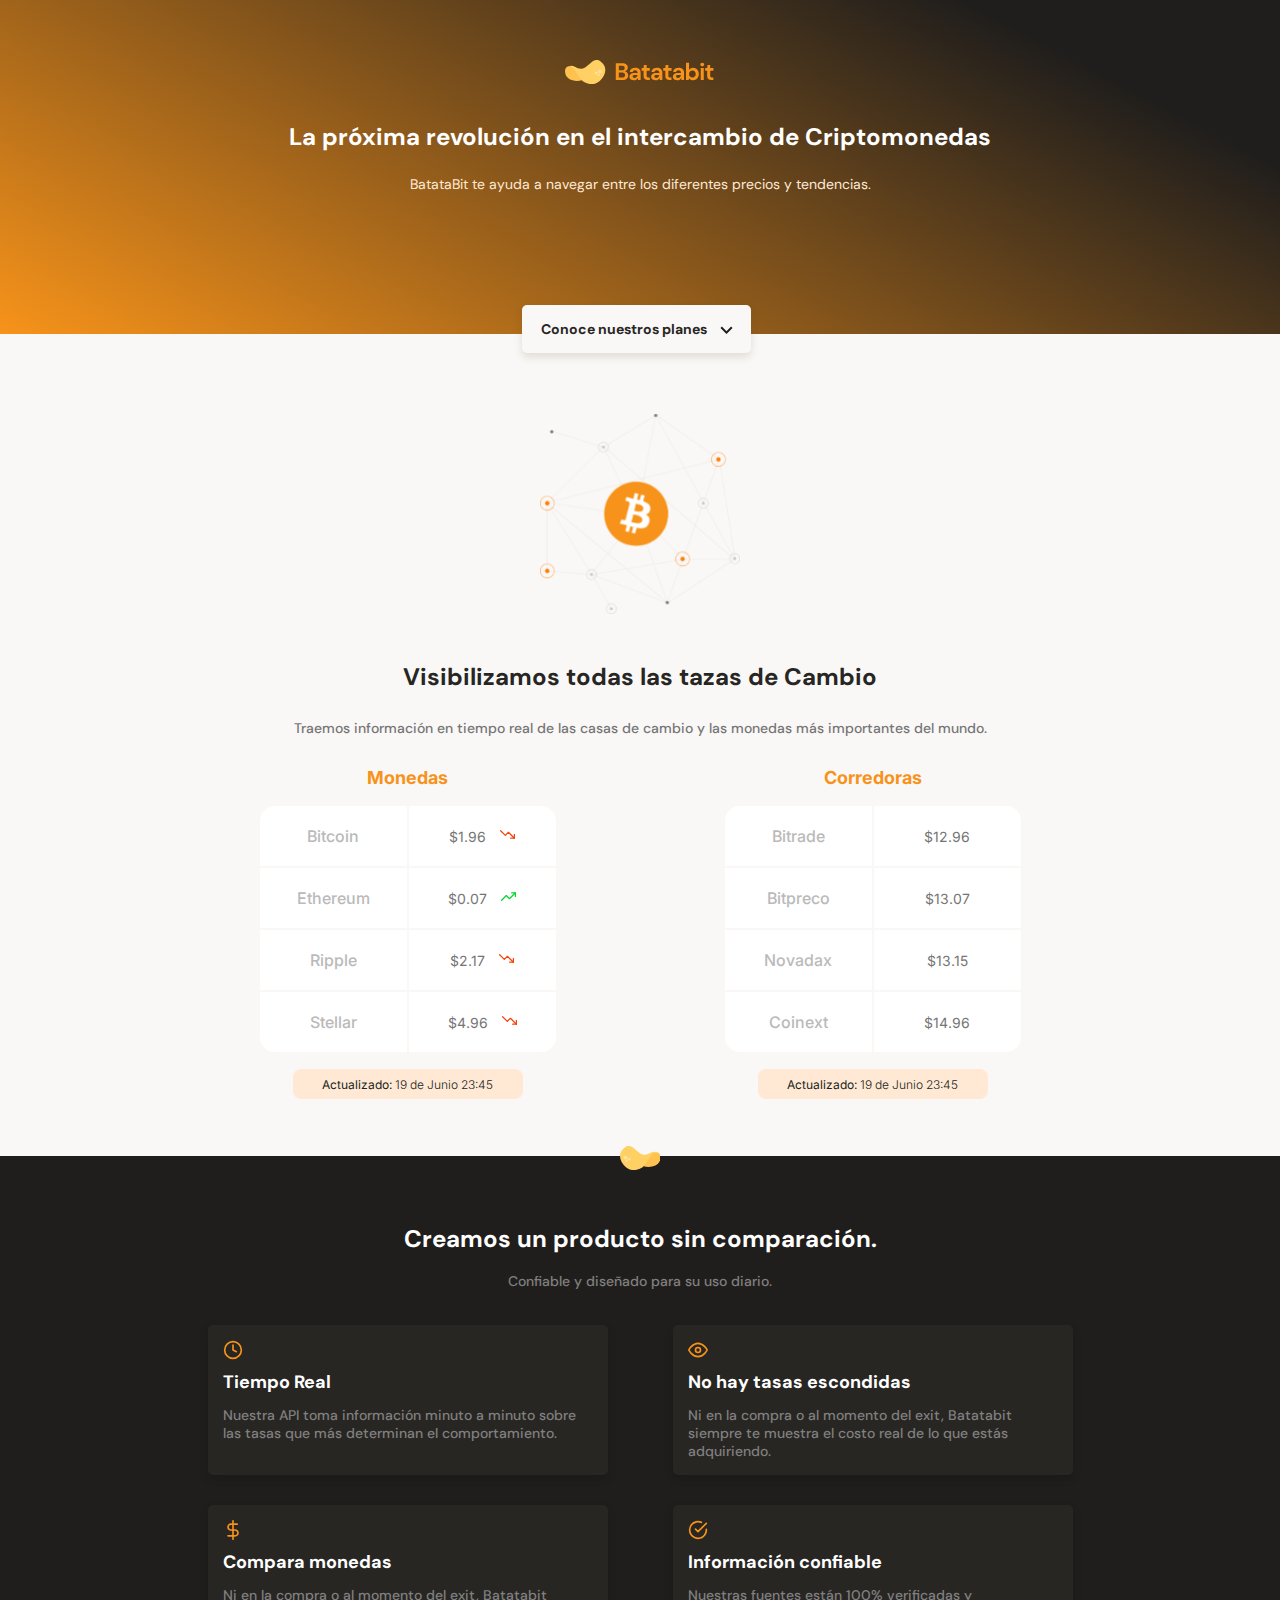
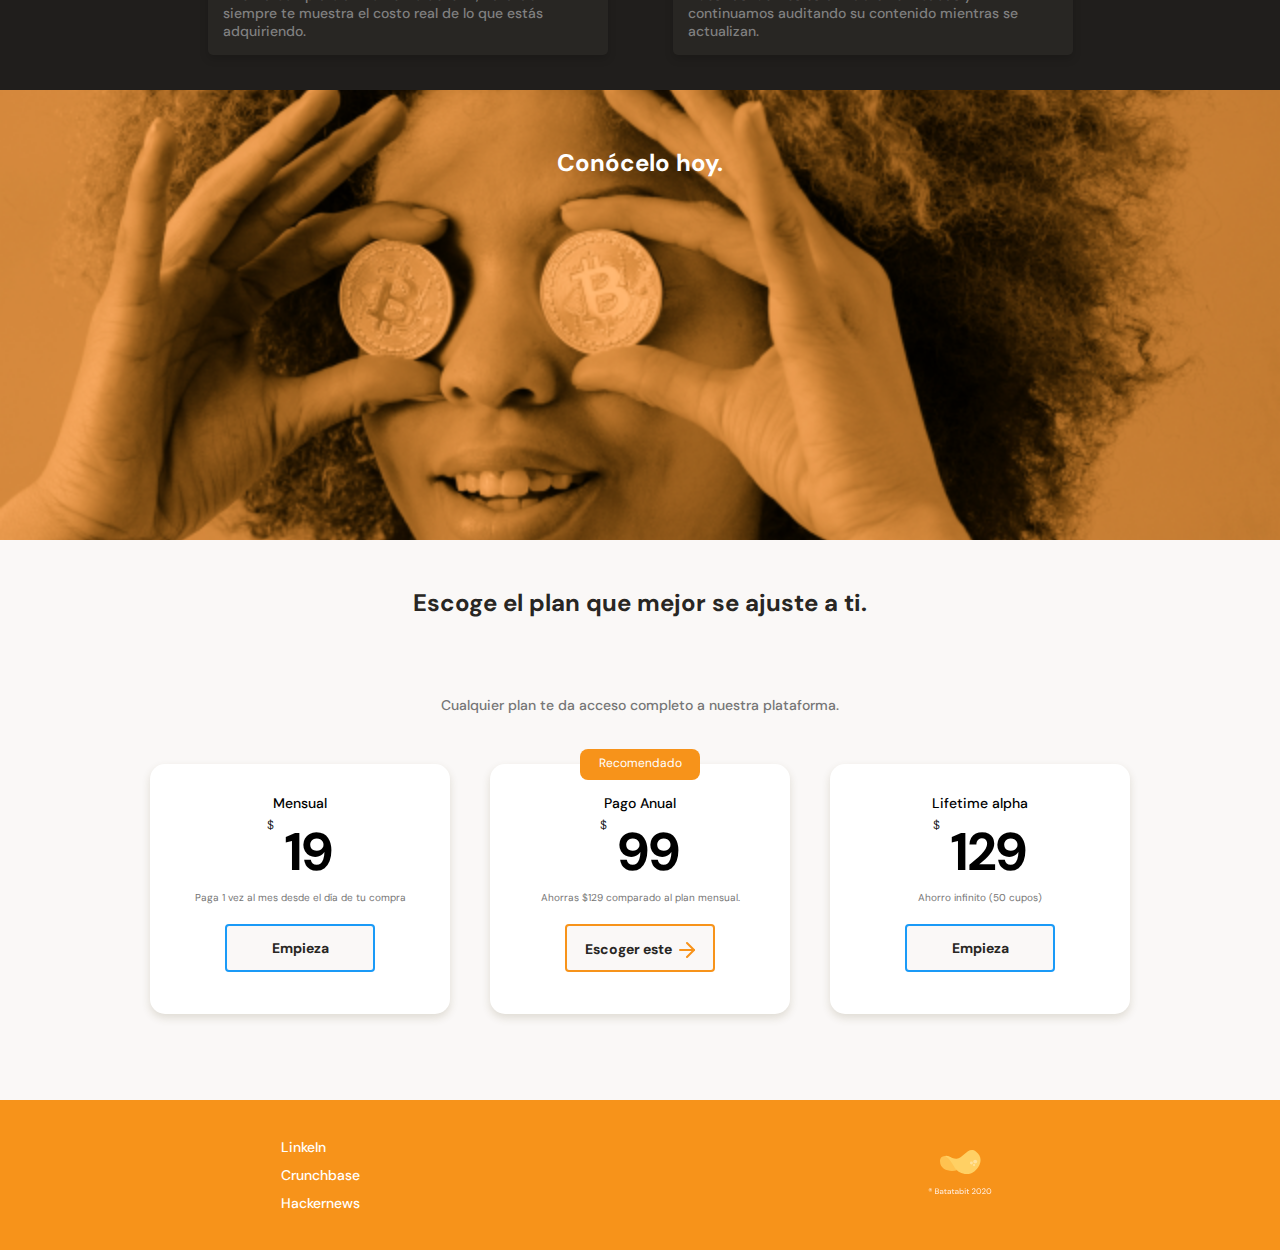
<file: index.html>
<!DOCTYPE html>
<html lang="en">
<head>
    <meta charset="UTF-8">
    <meta http-equiv="X-UA-Compatible" content="IE=edge">
    <meta name="viewport" content="width=device-width, initial-scale=1.0">
    <title>BatataBit</title>
    <link rel="stylesheet" href="./styles.css">
    <link rel="preconnect" href="https://fonts.googleapis.com">
    <link rel="preconnect" href="https://fonts.gstatic.com" crossorigin>
    <link rel="stylesheet" href="./styles.css">
    <link href="https://fonts.googleapis.com/css2?family=DM+Sans:wght@400;500;700&family=Inter:wght@300;500&display=swap" rel="stylesheet">
    <link rel="stylesheet" href="./css/tablet.css" media= "(min-width: 930px)">
    <link rel="icon" href="./assets/icons/batata.svg">
</head>
<body>
    <header>
        <img src="./assets/img/logo.svg" alt="">
        <div class= "header--title-container">
            <h1>La próxima revolución en el intercambio de Criptomonedas</h1>
            <p>BatataBit te ayuda a navegar entre los diferentes precios y tendencias.</p>
            <a href="#plans" class= "header--button">Conoce nuestros planes <span></span></a>
        </div>
    </header>
    <main>
        <section class= "main-exchange-container">
            <div class= "backgroundImg">

            </div>
            <div class= "main-exchange-container--title">
                <h2>Visibilizamos todas las tazas de Cambio</h2>
                <p>Traemos información en tiempo real de las casas de cambio y las monedas más importantes del mundo.</p>
            </div>
            <section class= "main-tables-container">
                <div class= "main-currency-table">
                    <p class= "currency-table--title">Monedas</p>
                    <div class= "currency-table--container">
                        <table>
                            <tr>
                                <td class= "table__top-left">Bitcoin</td>
                                <td class= "table__top-right table__right">$1.96 <span class= "down"></span></td>
                            </tr>
                            <tr>
                                <td>Ethereum</td>
                                <td class= "table__right">$0.07 <span class= "up"></span></td>
                            </tr>
                            <tr>
                                <td>Ripple</td>
                                <td class= "table__right">$2.17 <span class= "down"></span></td>
                            </tr>
                            <tr>
                                <td class= "table__bottom-left">Stellar </span></td>
                                <td class= "table__bottom-right table__right">$4.96 <span class= "down"></span></td>
                            </tr>
                        </table>
                    </div>
                    <div class= "currency-table--date">
                        <p>
                           <b>Actualizado:</b>  19 de Junio 23:45
                        </p>
                    </div>
                    
                </div>
                <div class= "main-currency-table">
                    <p class= "currency-table--title">Corredoras</p>
                    <div class= "currency-table--container">
                        <table>
                            <tr>
                                <td class= "table__top-left">Bitrade</td>
                                <td class= "table__top-right table__right">$12.96 </td>
                            </tr>
                            <tr>
                                <td>Bitpreco</td>
                                <td class= "table__right">$13.07 </td>
                            </tr>
                            <tr>
                                <td>Novadax</td>
                                <td class= "table__right">$13.15</td>
                            </tr>
                            <tr>
                                <td class= "table__bottom-left">Coinext </span></td>
                                <td class= "table__bottom-right table__right">$14.96</span></td>
                            </tr>
                        </table>
                    </div>
                    <div class= "currency-table--date">
                        <p>
                           <b>Actualizado:</b>  19 de Junio 23:45
                        </p>
                    </div>
                </div>
            </section>
        </section>
        <section class= "main-product-detail">
            <span class= "product-detail--batata-logo"></span>
            <div class= "product-detail--title">
                <h2>Creamos un producto sin comparación. </h2>
                <p>Confiable y diseñado para su uso diario.</p>
            </div>    
            <section class= "product-cards--container">
                <article class= "product-detail--card">
                    <span class= "clock"></span>
                    <p class= "product--card-title ">Tiempo Real</p>
                    <p class= "product--card-body">Nuestra API toma información minuto a minuto sobre las tasas que más determinan el comportamiento.</p>
                </article>
                <article class= "product-detail--card">
                    <span class= "eye"></span>
                    <p class= "product--card-title ">No hay tasas escondidas</p>
                    <p class= "product--card-body">Ni en la compra o al momento del exit, Batatabit siempre te muestra el costo real de lo que estás adquiriendo.</p>
                </article>
                <article class= "product-detail--card">
                    <span class= "dollar"></span>
                    <p class= "product--card-title ">Compara monedas</p>
                    <p class= "product--card-body">Ni en la compra o al momento del exit, Batatabit siempre te muestra el costo real de lo que estás adquiriendo.</p>
                </article>
                <article class= "product-detail--card">
                    <span class= "check"></span>
                    <p class= "product--card-title ">Información confiable</p>
                    <p class= "product--card-body">Nuestras fuentes están 100% verificadas y continuamos auditando su contenido mientras se actualizan.</p>
                </article>
            </section>        
        </section>
        <section class= "bitcoin-img-container">
            <h2>Conócelo hoy.</h2>
        </section>
        <section id= "plans" class= "main-plans-container">
            <div class= "plans--title">
                <h2>Escoge el plan que mejor se ajuste a ti.</h2>
                <p>Cualquier plan te da acceso completo a nuestra plataforma.</p>
            </div>
            <section class= "plans-container--slider">
                <article class= "plans-container--card">
                
                    <div class= "plan-info-container">
                        <h3 class= "plan-card--title">
                            Mensual
                        </h3>
                        <p class= "plan-card--price">
                            <span>$</span> 19
                        </p>
                        <p class= "plan-card--saving">
                             Paga 1 vez al mes desde el día de tu compra
                        </p>
                        <button class= "plan-card--ca"> Empieza</button>
                    </div>
                </article>
                <article class= "plans-container--card">
                    <p class= "recommended ">Recomendado</p>
                    <div class= "plan-info-container">
                        <h3 class= "plan-card--title">
                            Pago Anual
                        </h3>
                        <p class= "plan-card--price">
                            <span>$</span> 99
                        </p>
                        <p class= "plan-card--saving">
                            Ahorras $129 comparado al plan mensual.
                        </p>
                        <button class= "plan-card--ca-recommended"> Escoger este <span></span></button>
                    </div>
                </article>
                <article class= "plans-container--card">
                    
                    <div class= "plan-info-container">
                        <h3 class= "plan-card--title">
                            Lifetime alpha
                        </h3>
                        <p class= "plan-card--price">
                            <span>$</span> 129
                        </p>
                        <p class= "plan-card--saving">
                            Ahorro infinito (50 cupos)
                        </p>
                        <button class= "plan-card--ca"> Empieza </button>
                    </div>
                </article>
            </section>
        </section>
    </main>
    <footer>
        <section class= "left">
            <ul >
                <li> <a href="#">LinkeIn</a></li>
                <li> <a href="#">Crunchbase</a></li>
                <li> <a href="#">Hackernews</a></li>
            </ul>
        </section>
        <section class= "right">
            <img src="./assets/img/logo-footer.svg" alt="Logo de batatabit 2020">
        </section>
    </footer>
</body>
</html>
</file>
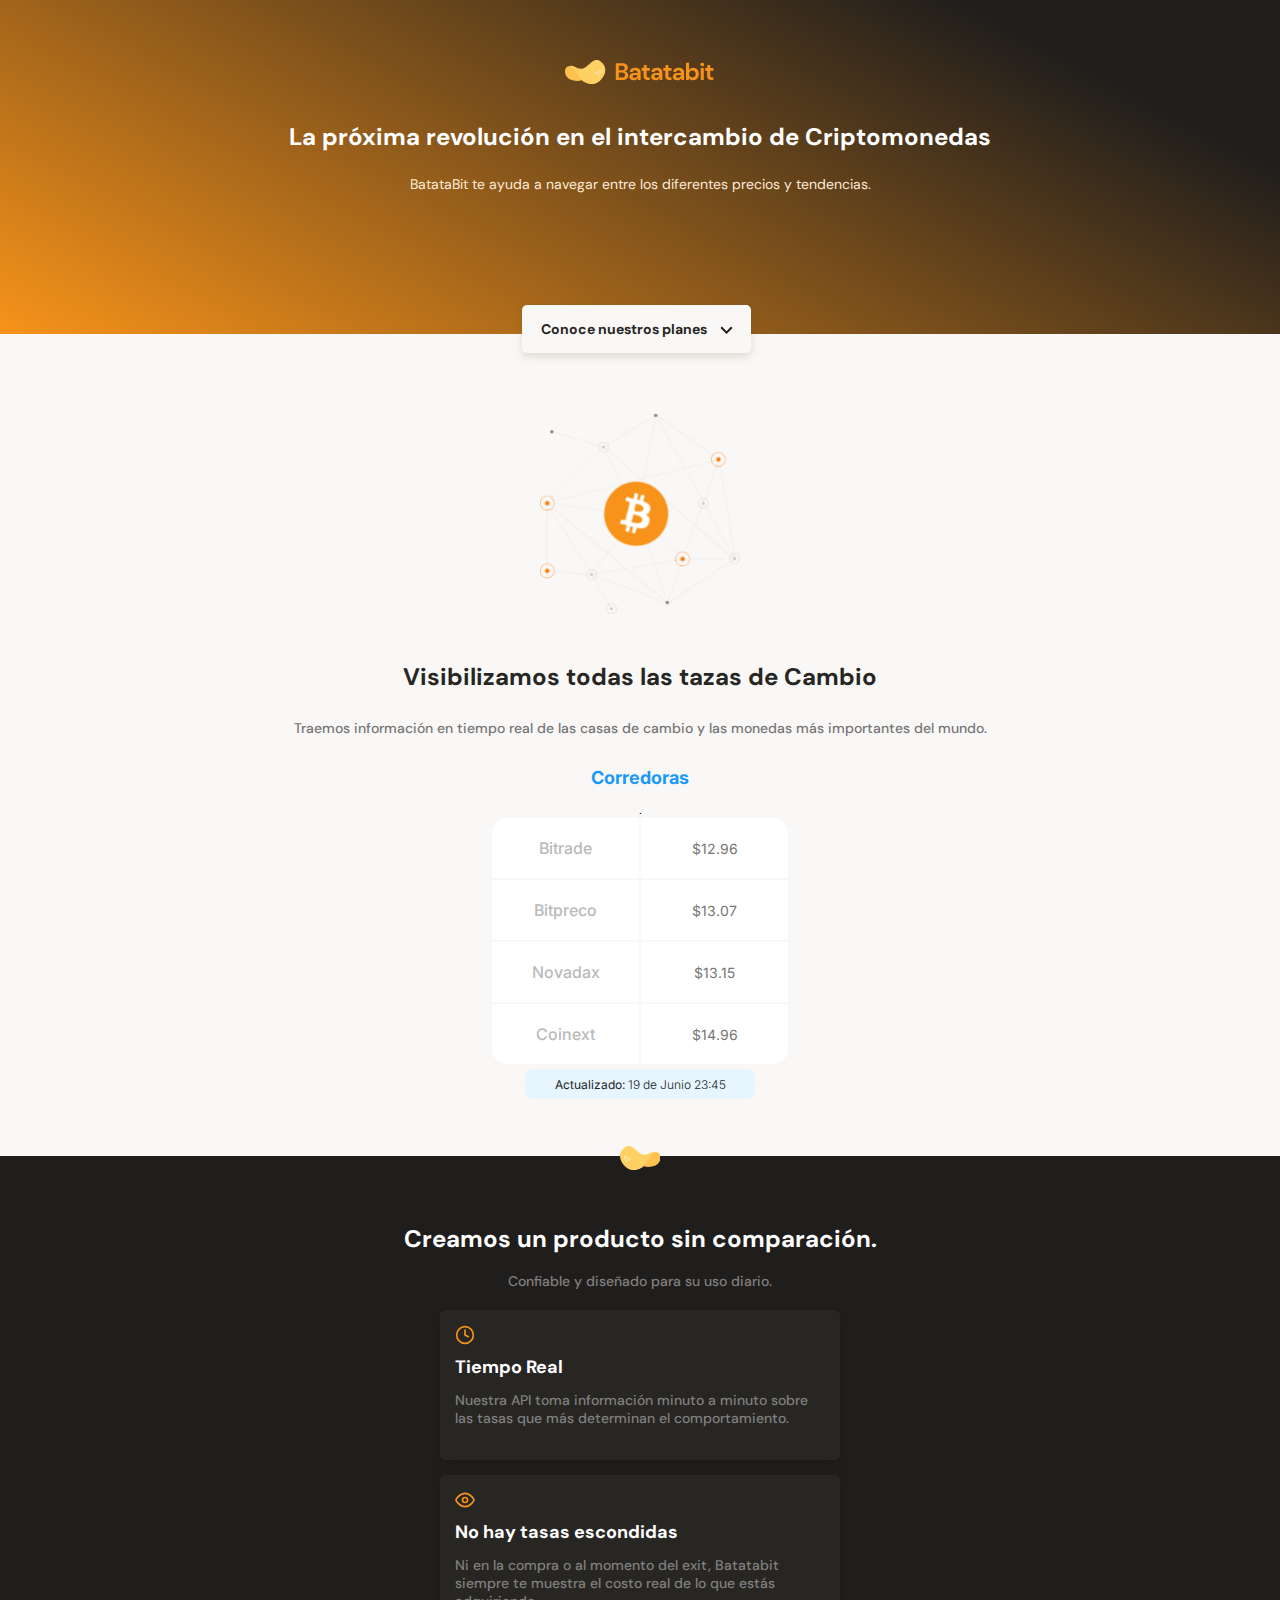
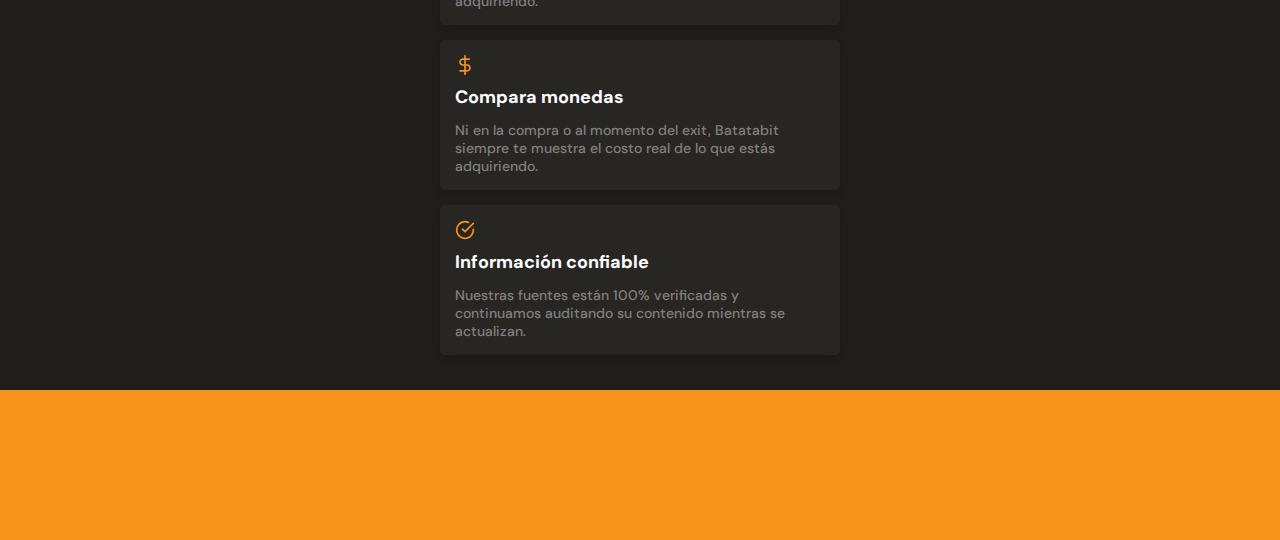
<file: corredoras.html>
<!DOCTYPE html>
<html lang="en">
<head>
    <meta charset="UTF-8">
    <meta http-equiv="X-UA-Compatible" content="IE=edge">
    <meta name="viewport" content="width=device-width, initial-scale=1.0">
    <title>BatataBit</title>
    <link rel="stylesheet" href="./styles.css">
    <link rel="preconnect" href="https://fonts.googleapis.com">
    <link rel="preconnect" href="https://fonts.gstatic.com" crossorigin>
    <link href="https://fonts.googleapis.com/css2?family=DM+Sans:wght@400;500;700&family=Inter:wght@300;500&display=swap" rel="stylesheet">
    <link rel="stylesheet" href="./styles.css">
    <link rel="icon" href="./assets/icons/batata.svg">
    <link rel="stylesheet" href="./secondPage.css">
</head>
<body>
    <header>
        <img src="./assets/img/logo.svg" alt="">
        <div class= "header--title-container">
            <h1>La próxima revolución en el intercambio de Criptomonedas</h1>
            <p>BatataBit te ayuda a navegar entre los diferentes precios y tendencias.</p>
            <a href="" class= "header--button">Conoce nuestros planes <span></span></a>
        </div>
    </header>
    <main>
        <section class= "main-exchange-container">
            <div class= "backgroundImg">

            </div>
            <div class= "main-exchange-container--title">
                <h2>Visibilizamos todas las tazas de Cambio</h2>
                <p>Traemos información en tiempo real de las casas de cambio y las monedas más importantes del mundo.</p>
            </div>
            <section class= "main-tables-container">
                <div class= "main-currency-table">
                    <p class= "currency-table--title">Corredoras</p>
                    <div class= "currency-table--container">
                        <table>
                            <tr>
                                <td class= "table__top-left">Bitrade</td>
                                <td class= "table__top-right table__right">$12.96 </td>
                            </tr>.
                            <tr>
                                <td>Bitpreco</td>
                                <td class= "table__right">$13.07 </td>
                            </tr>
                            <tr>
                                <td>Novadax</td>
                                <td class= "table__right">$13.15</td>
                            </tr>
                            <tr>
                                <td class= "table__bottom-left">Coinext </span></td>
                                <td class= "table__bottom-right table__right">$14.96</span></td>
                            </tr>
                        </table>
                    </div>
                    <div class= "currency-table--date">
                        <p>
                           <b>Actualizado:</b>  19 de Junio 23:45
                        </p>
                    </div>
                </div>
            </section>
        </section>
        <section class= "main-product-detail">
            <span class= "product-detail--batata-logo"></span>
            <div class= "product-detail--title">
                <h2>Creamos un producto sin comparación. </h2>
                <p>Confiable y diseñado para su uso diario.</p>
            </div>    
            <section class= "product-cards--container">
                <article class= "product-detail--card">
                    <span class= "clock"></span>
                    <p class= "product--card-title ">Tiempo Real</p>
                    <p class= "product--card-body">Nuestra API toma información minuto a minuto sobre las tasas que más determinan el comportamiento.</p>
                </article>
                <article class= "product-detail--card">
                    <span class= "eye"></span>
                    <p class= "product--card-title ">No hay tasas escondidas</p>
                    <p class= "product--card-body">Ni en la compra o al momento del exit, Batatabit siempre te muestra el costo real de lo que estás adquiriendo.</p>
                </article>
                <article class= "product-detail--card">
                    <span class= "dollar"></span>
                    <p class= "product--card-title ">Compara monedas</p>
                    <p class= "product--card-body">Ni en la compra o al momento del exit, Batatabit siempre te muestra el costo real de lo que estás adquiriendo.</p>
                </article>
                <article class= "product-detail--card">
                    <span class= "check"></span>
                    <p class= "product--card-title ">Información confiable</p>
                    <p class= "product--card-body">Nuestras fuentes están 100% verificadas y continuamos auditando su contenido mientras se actualizan.</p>
                </article>
            </section>        
        </section>
        <section></section>
        <section></section>
    </main>
    <footer></footer>
</body>
</html>
</file>
<file: styles.css>
/*

1. Posicionamiento
2. Modelo de Caja
3. Tipografía
4. Visuales
5. Otros

*/
:root {
    /* colores*/
    --bitcoin-orange: #F7931A;
    --soft-orange: #FFE9D4;
    --secondary-blue: #1A9AF7;
    --soft-blue: #E7F5FF;
    --warm-black: #201E1C;
    --black: #282623;
    --grey: #BABABA;
    --off-white: #FAF8F7;
    --white: #FFFFFF;

}

* {
    padding: 0;
    margin: 0;
    box-sizing: border-box;
}
html {
    font-size: 62.5%;
    font-family: 'DM Sans', sans-serif;;
}

header {
    position: relative;
    display: flex;
    flex-direction: column;
    justify-content: center;
    width: 100%;
    min-width: 320px;
    height: 334px;
    text-align: center;
    background: linear-gradient(207.8deg, #201E1C 16.69%, #F7931A 100%);

}
header img {
    width: 150px;
    height: 24px;
    margin-top: 60px;
    align-self: center;
}

.header--title-container {
    width: 90%;
    min-width: 288px;
    max-width: 900px;
    height: 218px;
    margin-top: 40px;
    text-align: center;
    align-self: center;
}
.header--title-container h1 {
    font-size: 2.4rem;
    font-weight: bold;
    line-height: 2.6rem;
    color: var(--white);
}
.header--title-container p {
    margin-top: 25px;
    font-size: 1.4rem;
    font-weight: 500px;
    line-height: 1.8rem;
    color: var(--soft-orange);
}
.header--title-container .header--button{
    position: absolute;
    left: calc(50% - 118px);
    top: 270px;
    display: block;
    margin-top: 35px;
    padding: 15px;
    width: 229px;
    height: 48px;
    background-color: var(--off-white);

    /* Sombras*/
    box-shadow: 0px 4px 8px rgba(89, 73, 30, 0.16);
    border: none;
    border-radius: 5px;
    font-size: 1.4rem;
    font-weight: bold;
    text-decoration: none;
    color: var(--black);


}
.header--button span {
    display: inline-block;
    width: 13px;
    height: 8px;
    margin-left: 10px;
    background-image: url('./assets/icons/down-arrow.svg');
}
main {
    width: 100%;
    height: auto;
    background-color: var(--off-white);

}
.main-exchange-container {
    width: 100%;
    height: auto;
    padding-top: 80px;
    padding-bottom: 30px;
    text-align: center;
}
.main-exchange-container--title {
    width: 90%;
    min-width: 288px;
    max-width: 900px;
    margin: 0 auto;
    
}
.main-exchange-container .backgroundImg {
    width: 200px;
    height: 200px;
    margin: 0 auto;
    margin-bottom: 50px;
    background-image: url('./assets/img/Bitcoin.svg');
    background-size: cover;
    background-position: center;
    background-repeat: no-repeat;

}
.main-exchange-container h2 {
    margin-bottom: 30px;
    font-size: 2.4rem;
    font-weight: bold;
    line-height: 2.6rem;
    color: var(--black);

}
.main-exchange-container p {
    margin-bottom: 30px;
    font-size: 1.4rem;
    font-weight: 500;
    line-height: 1.6rem;
    color: #757575;
}

.main-currency-table {
    width: 70%;
    min-width: 235px;
    max-width: 500px;
    height: 360px;
    margin: 0 auto;
    font-family: "Inter", sans-serif;
    

}
.main-currency-table .currency-table--title {
    margin-bottom: 15px;
    font-size: 1.8rem;
    font-weight: bold;
    line-height: 2.3rem;
    color: var(--bitcoin-orange);

}

.currency-table--container {
    width: 90%;
    min-width: 230px;
    max-width: 300px;
    height: 250px;
    margin: 0 auto;

}
.currency-table--container table {
    width: 100%;
    height: 100%;
}
.currency-table--container td {
    width: 50%;
    font-size: 1.6rem;
    font-weight: 500;
    line-height: 1.9rem;
    color: var(--grey);
    background-color: var(--white);
}
.currency-table--container .table__top-left {
    border-radius: 15px 0 0 0;
}
.currency-table--container .table__top-right {
    border-radius: 0 15px 0 0;
}
.currency-table--container .table__bottom-left {
    border-radius: 0 0 0 15px;
}
.currency-table--container .table__bottom-right {
    border-radius: 0 0 15px 0;
}
.currency-table--container .table__right {
    font-size: 1.4rem;
    font-weight: normal;
    line-height: 1.7rem;
    color: #757575;

}
.currency-table--container .down {
    display: inline-block;
    width: 15px;
    height: 15px;
    margin-left: 10px;
    background-image: url(./assets/icons/trending-down.svg);
    background-size: cover;
    background-position: center;
    background-repeat: no-repeat;
}
.currency-table--container .up {
    display: inline-block;
    width: 15px;
    height: 15px;
    margin-left: 10px;
    background-image: url(./assets/icons/trending-up.svg);
    background-size: cover;
    background-position: center;
    background-repeat: no-repeat;
}
.currency-table--date {
    width: 230px;
    height: 30px;
    margin: 0 auto;
    margin-top: 15px;
    padding: 8px;
    background-color: var(--soft-orange);
    border-radius: 8px;
  

}
.currency-table--date p {
    font-weight: 300;
    font-size: 1.2rem;
    line-height: 1.5rem;
    color: var(--warm-black)
    
}


.main-product-detail {
    position: relative;
    width: 100%;
    min-width: 320px;
    height: auto;
    padding: 20px 10px;
    background-color: var(--warm-black);


}
.product-detail--batata-logo {
    position: absolute;
    width: 40px;
    height: 25px;
    background-image: url('./assets/icons/batata.svg');
    top: -10px;
    left: calc(50% - 20px);

}
.product-detail--title {
    width: 90%;
    min-width: 288px;
    height: auto;
    margin: 0 auto;
    margin-top: 50px;
    text-align: center;
}

.product-detail--title h2 {
    margin-bottom: 20px;
    font-size: 2.4rem;
    font-weight: bold;
    line-height: 2.6rem;
    color: var(--white);
}
.product-detail--title p {
    margin-bottom: 20px;
    font-size: 1.4rem;
    font-weight: 500;
    line-height: 1.8rem;
    color: #808080;
}
.product-detail--card {
    width: 90%;
    min-width: 288px;
    max-width: 400px;
    min-height: 150px;
    margin: 15px auto;
    padding: 15px;
    background-color: var(--black) ;
    border-radius: 5px;
    box-shadow: 0 4px 8px rgba(0, 0, 0, 0.16);
}
.product-detail--card .clock {
    display: inline-block;
    width: 20px;
    height: 20px;
    margin-bottom: 10px;
    background-image: url('./assets/icons/clock.svg');
    background-size: cover;
    background-position: center;
    background-repeat: no-repeat;
}
.product-detail--card .eye {
    display: inline-block;
    width: 20px;
    height: 20px;
    margin-bottom: 10px;
    background-image: url('./assets/icons/eye.svg');
    background-size: cover;
    background-position: center;
    background-repeat: no-repeat;
}
.product-detail--card .dollar {
    display: inline-block;
    width: 20px;
    height: 20px;
    margin-bottom: 10px;
    background-image: url('./assets/icons/dollar-sign.svg');
    background-size: cover;
    background-position: center;
    background-repeat: no-repeat;
}
.product-detail--card .check {
    display: inline-block;
    width: 20px;
    height: 20px;
    margin-bottom: 10px;
    background-image: url('./assets/icons/check-circle.svg');
    background-size: cover;
    background-position: center;
    background-repeat: no-repeat;
}
.product--card-title {
    margin-bottom: 15px;
    font-size: 1.8rem;
    font-weight: bold;
    line-height: 1.8rem;
    color: var(--white);
}
.product--card-body {
    font-size: 1.4rem;
    font-weight: 500;
    line-height: 1.8rem;
    color: #808080;
}
.bitcoin-img-container {
    width: 100%;
    min-width: 320px;
    height: 50vh;
    background-image: url('./assets/img/bitcoinbaby\ 1.png');
    background-position: center;
    background-size: cover;
    background-repeat: no-repeat;
}
.bitcoin-img-container h2 {
    padding-top: 60px;
    font-size: 2.4rem;
    font-weight: bold;
    line-height: 2.6rem;
    color: var(--white);
    text-align: center;
}
.main-plans-container {
    width: 100%;
    min-width: 320px;
    padding-bottom: 70px;
    text-align: center;

}
.plans--tittle {
    width: 90%;
    min-width: 288px;
    height: auto;
    margin: 0 auto;
   

}
.plans--title h2 {
    padding-top: 50px;
    font-size: 2.4rem;
    font-weight: bold;
    line-height: 2.6rem;
    color: var(--black);
    margin-bottom: 50px;

}
.plans--title p {
    padding-top: 30px;
    font-size: 1.4rem;
    font-weight: 500;
    line-height: 1.8rem;
    color: #757575;
}
.plans-container--card {
    position: relative;
    scroll-snap-align: center;
    width: 70%;
    min-width: 190px;
    max-width: 300px;
    height: 250px;
    margin: 50px 5px 0; 
    padding: 0 15px; 
    background-color: var(--white);
    border-radius: 15px;
    box-shadow: 0 4px 8px rgba(89, 73, 30, 0.16 );
    margin: 50px 20px 0;
}
.recommended {
    position: absolute;
    width: 120px;
    height: 31px;
    top: -15px;
    left: calc(50% - 60px);
    background-color: var(--bitcoin-orange);
    border-radius: 8px;
    color: var(--white);
    font-size: 1.2rem;
    padding: 6px;
    
}
.plan-card--title {
    padding-top: 30px;
    font-size: 1.4rem;
    font-weight: 500;
    line-height: 1.8rem;
    color: black;

}
.plan-card--price{

    padding: 5px 0;
    font-size: 5.3rem;
    font-weight: bold;
    color: black;

}
.plan-card--price span {
    font-size: 1.2rem;
    font-weight: 300;
    vertical-align: text-top;
}
.plan-card--saving {
    color: #757575;
}
.plan-card--ca-recommended {
    width: 150px;
    height: 48px;
    margin-top: 20px;
    background-color: #FAF8F7;
    border: 2px solid var(--bitcoin-orange);
    border-radius: 4px;
    font-size: 1.4rem;
    font-weight: bold;
    line-height: 1.8rem;
    color: var(--black);
    font-family: "DM Sans", sans-serif;
    cursor: pointer;
}
.plan-card--ca {
    width: 150px;
    height: 48px;
    margin-top: 20px;
    background-color: #FAF8F7;
    border: 2px solid var(--secondary-blue);
    border-radius: 4px;
    font-size: 1.4rem;
    font-weight: bold;
    line-height: 1.8rem;
    color: var(--black);
    font-family: "DM Sans", sans-serif;
    cursor: pointer;
}
.plan-card--ca-recommended span {
    display: inline-block;
    width: 20px;
    height: 20px;
    background-image: url('./assets/icons/orange-right-arrow.svg');
    vertical-align: text-bottom;
}
.plans-container--slider {
    display: flex;
    height: 316px;
    overflow-x: scroll;
    overscroll-behavior-x: contain;
    scroll-snap-type: x proximity;
    
}

footer {
    display: flex;
    width: 100%;
    height: 150px;
    background-color: var(--bitcoin-orange);

}
footer section {
    display: flex;
    justify-content: center;
    align-items: center;
    width: 50%;

}
footer .left ul {
    font-size: 1.4rem;
    font-weight: 500;
    line-height: 1.8rem;
    list-style: none;
}
.left li {
    margin: 10px 0;

}
.left a {
    text-decoration: none;
    color: var(--white);
}
</file>
<file: css/tablet.css>
.main-tables-container {
    display: flex;
    width: 930px;
    margin: 0 auto;
}

.product-cards--container {
    display: flex;
    flex-wrap: wrap;
    width: 930px;
    margin: 0 auto;
}


.plans-container--slider {
    justify-content: center;

}
</file>
<file: secondPage.css>
/*

1. Posicionamiento
2. Modelo de Caja
3. Tipografía
4. Visuales
5. Otros

*/
:root {
    /* colores*/
    --bitcoin-orange: #F7931A;
    --soft-orange: #FFE9D4;
    --secondary-blue: #1A9AF7;
    --soft-blue: #E7F5FF;
    --warm-black: #201E1C;
    --black: #282623;
    --grey: #BABABA;
    --off-white: #FAF8F7;
    --white: #FFFFFF;

}

* {
    padding: 0;
    margin: 0;
    box-sizing: border-box;
}
html {
    font-size: 62.5%;
    font-family: 'DM Sans', sans-serif;;
}

header {
    position: relative;
    display: flex;
    flex-direction: column;
    justify-content: center;
    width: 100%;
    min-width: 320px;
    height: 334px;
    text-align: center;
    background: linear-gradient(207.8deg, #201E1C 16.69%, #F7931A 100%);

}
header img {
    width: 150px;
    height: 24px;
    margin-top: 60px;
    align-self: center;
}

.header--title-container {
    width: 90%;
    min-width: 288px;
    max-width: 900px;
    height: 218px;
    margin-top: 40px;
    text-align: center;
    align-self: center;
}
.header--title-container h1 {
    font-size: 2.4rem;
    font-weight: bold;
    line-height: 2.6rem;
    color: var(--white);
}
.header--title-container p {
    margin-top: 25px;
    font-size: 1.4rem;
    font-weight: 500px;
    line-height: 1.8rem;
    color: var(--soft-orange);
}
.header--title-container .header--button{
    position: absolute;
    left: calc(50% - 118px);
    top: 270px;
    display: block;
    margin-top: 35px;
    padding: 15px;
    width: 229px;
    height: 48px;
    background-color: var(--off-white);

    /* Sombras*/
    box-shadow: 0px 4px 8px rgba(89, 73, 30, 0.16);
    border: none;
    border-radius: 5px;
    font-size: 1.4rem;
    font-weight: bold;
    text-decoration: none;
    color: var(--black);


}
.header--button span {
    display: inline-block;
    width: 13px;
    height: 8px;
    margin-left: 10px;
    background-image: url('./assets/icons/down-arrow.svg');
}
main {
    width: 100%;
    height: auto;
    background-color: var(--off-white);

}
.main-exchange-container {
    width: 100%;
    height: auto;
    padding-top: 80px;
    padding-bottom: 30px;
    text-align: center;
}
.main-exchange-container--title {
    width: 90%;
    min-width: 288px;
    max-width: 900px;
    margin: 0 auto;
    
}
.main-exchange-container .backgroundImg {
    width: 200px;
    height: 200px;
    margin: 0 auto;
    margin-bottom: 50px;
    background-image: url('./assets/img/Bitcoin.svg');
    background-size: cover;
    background-position: center;
    background-repeat: no-repeat;

}
.main-exchange-container h2 {
    margin-bottom: 30px;
    font-size: 2.4rem;
    font-weight: bold;
    line-height: 2.6rem;
    color: var(--black);

}
.main-exchange-container p {
    margin-bottom: 30px;
    font-size: 1.4rem;
    font-weight: 500;
    line-height: 1.6rem;
    color: #757575;
}

.main-currency-table {
    width: 70%;
    min-width: 235px;
    max-width: 500px;
    height: 360px;
    margin: 0 auto;
    font-family: "Inter", sans-serif;

}
.main-currency-table .currency-table--title {
    margin-bottom: 15px;
    font-size: 1.8rem;
    font-weight: bold;
    line-height: 2.3rem;
    color: var(--secondary-blue);

}

.currency-table--container {
    width: 90%;
    min-width: 230px;
    max-width: 300px;
    height: 250px;
    margin: 0 auto;

}
.currency-table--container table {
    width: 100%;
    height: 100%;
}
.currency-table--container td {
    width: 50%;
    font-size: 1.6rem;
    font-weight: 500;
    line-height: 1.9rem;
    color: var(--grey);
    background-color: var(--white);
}
.currency-table--container .table__top-left {
    border-radius: 15px 0 0 0;
}
.currency-table--container .table__top-right {
    border-radius: 0 15px 0 0;
}
.currency-table--container .table__bottom-left {
    border-radius: 0 0 0 15px;
}
.currency-table--container .table__bottom-right {
    border-radius: 0 0 15px 0;
}
.currency-table--container .table__right {
    font-size: 1.4rem;
    font-weight: normal;
    line-height: 1.7rem;
    color: #757575;

}
.currency-table--container .down {
    display: inline-block;
    width: 15px;
    height: 15px;
    margin-left: 10px;
    background-image: url(./assets/icons/trending-down.svg);
    background-size: cover;
    background-position: center;
    background-repeat: no-repeat;
}
.currency-table--container .up {
    display: inline-block;
    width: 15px;
    height: 15px;
    margin-left: 10px;
    background-image: url(./assets/icons/trending-up.svg);
    background-size: cover;
    background-position: center;
    background-repeat: no-repeat;
}
.currency-table--date {
    width: 230px;
    height: 30px;
    margin: 0 auto;
    margin-top: 15px;
    padding: 8px;
    background-color: var(--soft-blue);
    border-radius: 8px;
  

}
.currency-table--date p {
    font-weight: 300;
    font-size: 1.2rem;
    line-height: 1.5rem;
    color: var(--warm-black)
    
}

.main-product-detail {
    position: relative;
    width: 100%;
    min-width: 320px;
    height: auto;
    padding: 20px 10px;
    background-color: var(--warm-black);


}
.product-detail--batata-logo {
    position: absolute;
    width: 40px;
    height: 25px;
    background-image: url('./assets/icons/batata.svg');
    top: -10px;
    left: calc(50% - 20px);

}
.product-detail--title {
    width: 90%;
    min-width: 288px;
    height: auto;
    margin: 0 auto;
    margin-top: 50px;
    text-align: center;
}

.product-detail--title h2 {
    margin-bottom: 20px;
    font-size: 2.4rem;
    font-weight: bold;
    line-height: 2.6rem;
    color: var(--white);
}
.product-detail--title p {
    margin-bottom: 20px;
    font-size: 1.4rem;
    font-weight: 500;
    line-height: 1.8rem;
    color: #808080;
}
.product-detail--card {
    width: 90%;
    min-width: 288px;
    max-width: 400px;
    height: 150px;
    margin: 15px auto;
    padding: 15px;
    background-color: var(--black) ;
    border-radius: 5px;
    box-shadow: 0 4px 8px rgba(0, 0, 0, 0.16);
}
.product-detail--card .clock {
    display: inline-block;
    width: 20px;
    height: 20px;
    margin-bottom: 10px;
    background-image: url('./assets/icons/clock.svg');
    background-size: cover;
    background-position: center;
    background-repeat: no-repeat;
}
.product-detail--card .eye {
    display: inline-block;
    width: 20px;
    height: 20px;
    margin-bottom: 10px;
    background-image: url('./assets/icons/eye.svg');
    background-size: cover;
    background-position: center;
    background-repeat: no-repeat;
}
.product-detail--card .dollar {
    display: inline-block;
    width: 20px;
    height: 20px;
    margin-bottom: 10px;
    background-image: url('./assets/icons/dollar-sign.svg');
    background-size: cover;
    background-position: center;
    background-repeat: no-repeat;
}
.product-detail--card .check {
    display: inline-block;
    width: 20px;
    height: 20px;
    margin-bottom: 10px;
    background-image: url('./assets/icons/check-circle.svg');
    background-size: cover;
    background-position: center;
    background-repeat: no-repeat;
}
.product--card-title {
    margin-bottom: 15px;
    font-size: 1.8rem;
    font-weight: bold;
    line-height: 1.8rem;
    color: var(--white);
}
.product--card-body {
    font-size: 1.4rem;
    font-weight: 500;
    line-height: 1.8rem;
    color: #808080;
}
</file>
